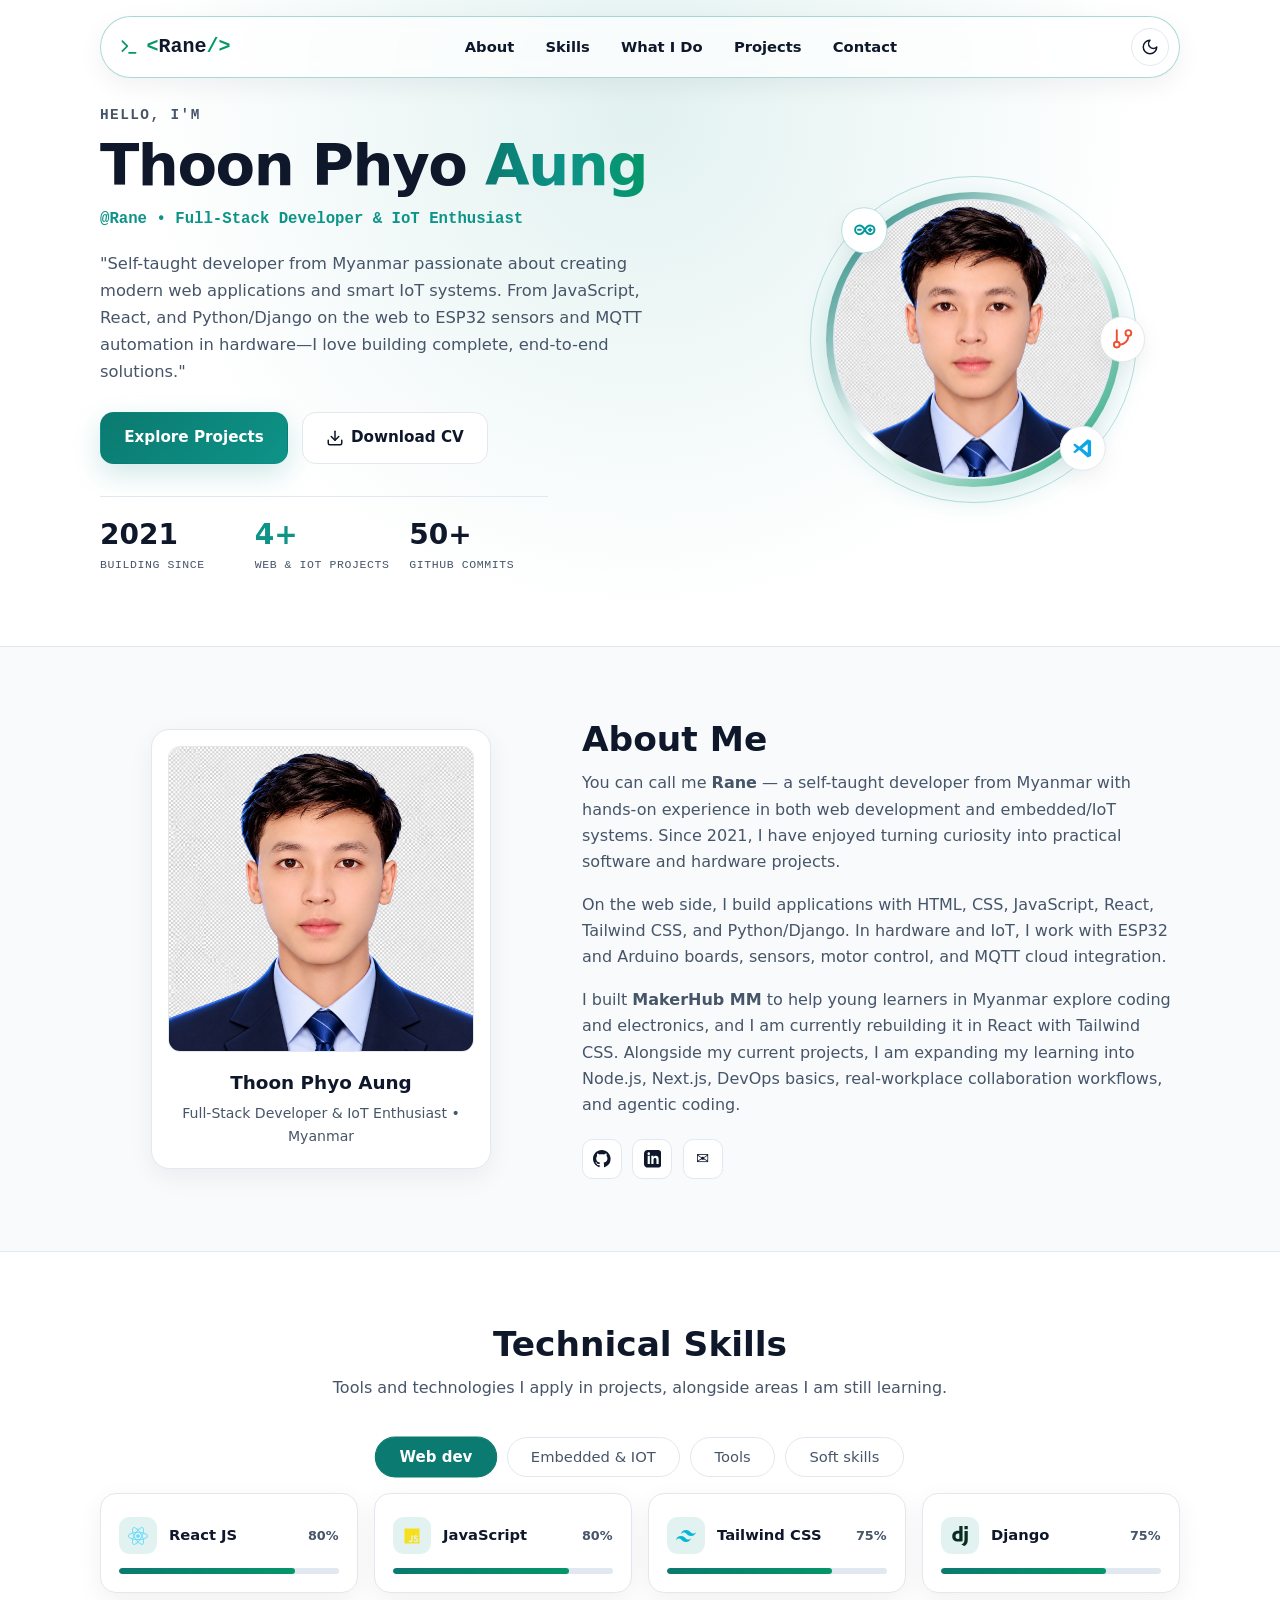
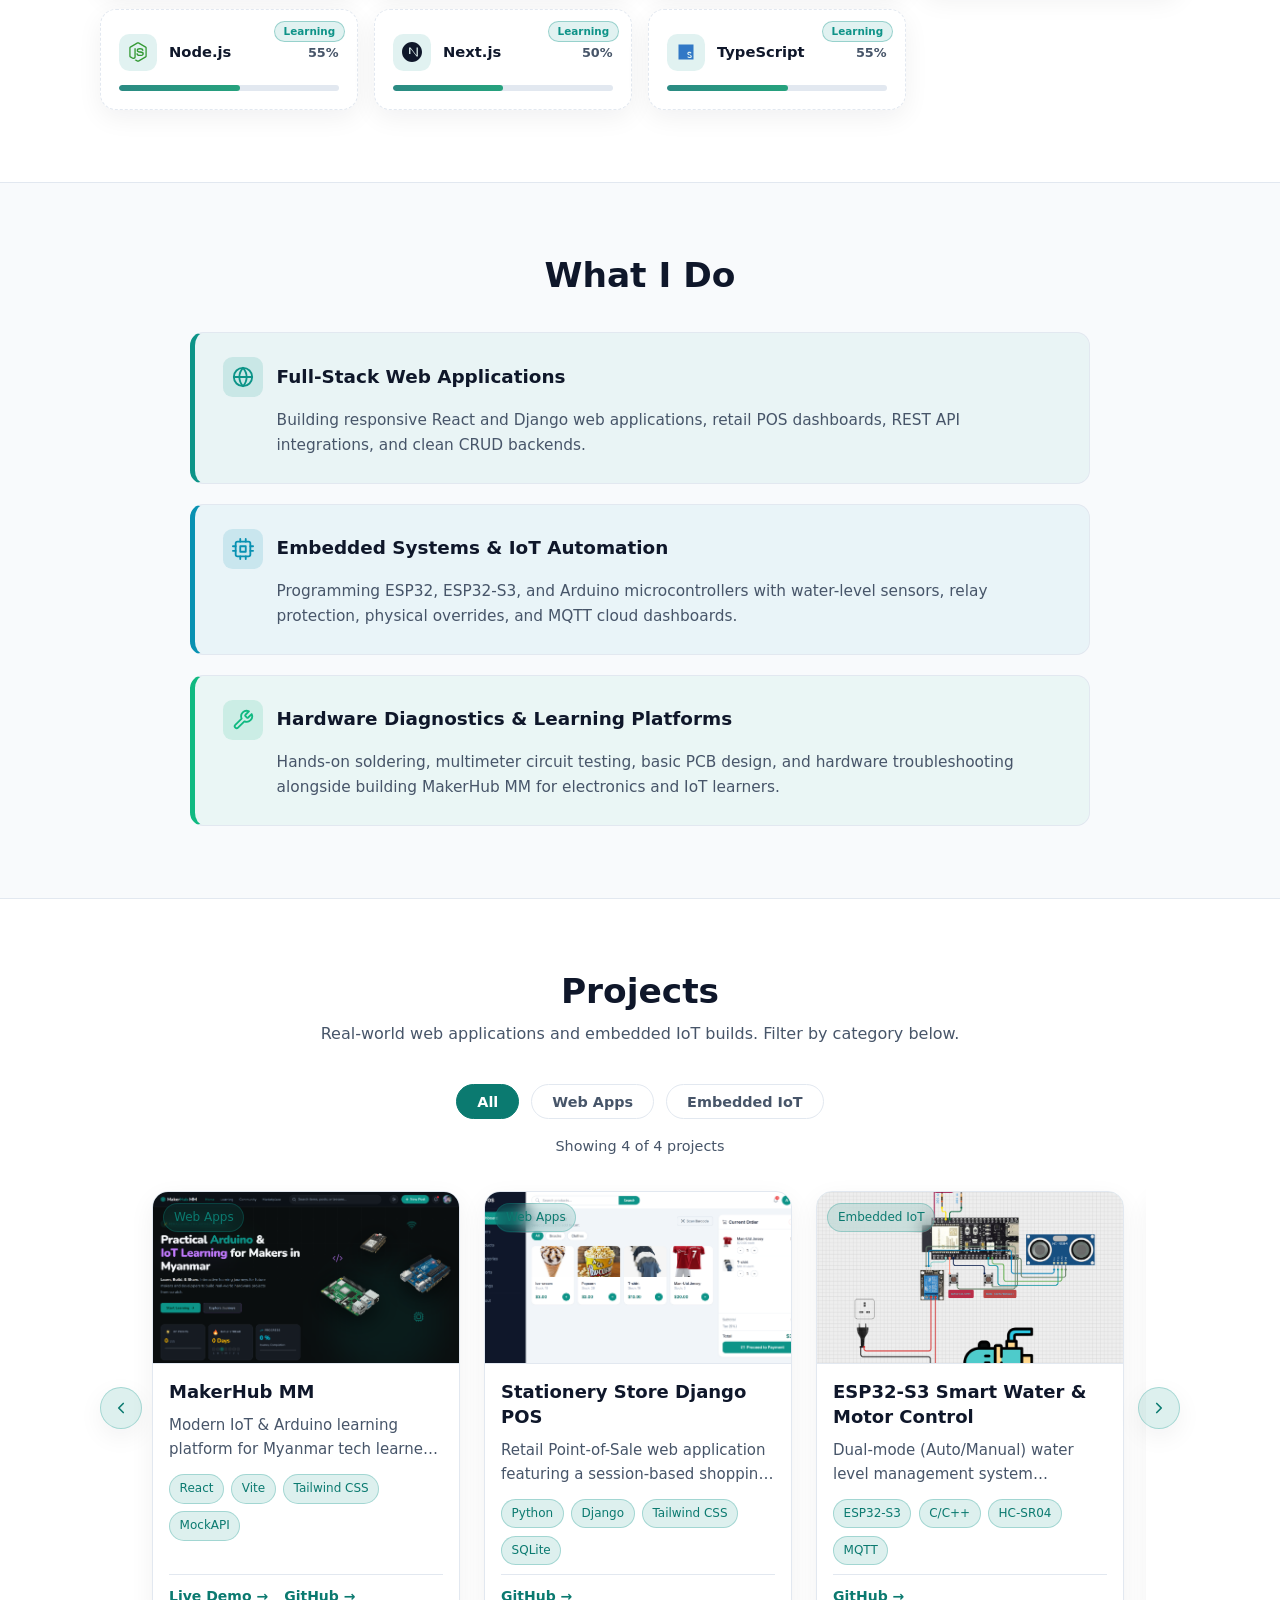
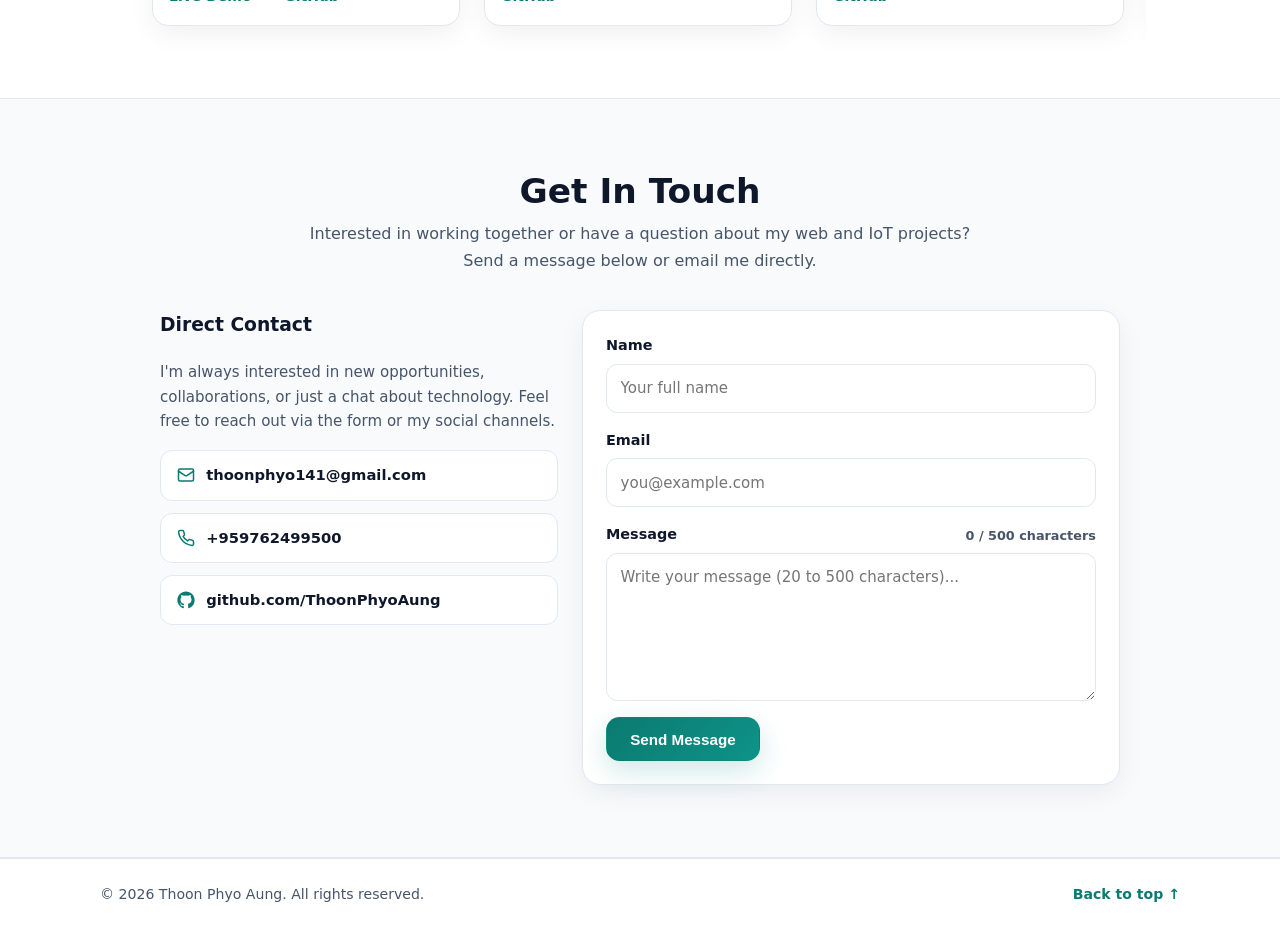
<file: portfolio/index.html>
<!doctype html>
<html lang="en" data-theme="light">
  <head>
    <meta charset="UTF-8" />
    <meta name="viewport" content="width=device-width, initial-scale=1.0" />
    <meta
      name="description"
      content="Portfolio of Thoon Phyo Aung (@Rane) — Software Developer specializing in Full-Stack Web Development and Embedded IoT Systems."
    />
    <title>Thoon Phyo Aung | Full-Stack Developer &amp; IoT Enthusiast</title>

    <!-- Favicon -->
    <link
      rel="icon"
      type="image/png"
      sizes="32x32"
      href="assets/favicon-32x32.png"
    />
    <link
      rel="icon"
      type="image/png"
      sizes="16x16"
      href="assets/favicon-16x16.png"
    />
    <link rel="shortcut icon" href="assets/favicon.ico" />

    <link rel="stylesheet" href="css/style.css" />
    <script src="js/main.js" defer></script>
  </head>
  <body id="top">
    <!-- mouse pointer -->
    <div
      class="pointer-fx-layer"
      id="pointer-fx-layer"
      aria-hidden="true"
    ></div>

    <!-- ================= FLOATING PILL HEADER & NAVIGATION ================= -->
    <header class="site-header">
      <div class="container">
        <div class="nav-pill">
          <a href="#hero" class="brand-logo" aria-label="Thoon Phyo Aung Home">
            <svg
              class="brand-icon"
              viewBox="0 0 24 24"
              width="20"
              height="20"
              fill="none"
              stroke="currentColor"
              stroke-width="2"
              stroke-linecap="round"
              stroke-linejoin="round"
              aria-hidden="true"
            >
              <path d="M12 19h8"></path>
              <path d="m4 17 6-6-6-6"></path>
            </svg>
            <span>
              <span class="brand-bracket" aria-hidden="true">&lt;</span
              >Rane<span class="brand-bracket" aria-hidden="true">/&gt;</span>
            </span>
          </a>

          <nav class="desktop-nav" aria-label="Primary Navigation">
            <ul class="nav-list">
              <li><a href="#about" class="nav-link">About</a></li>
              <li><a href="#skills" class="nav-link">Skills</a></li>
              <li><a href="#what-i-do" class="nav-link">What I Do</a></li>
              <li><a href="#projects" class="nav-link">Projects</a></li>
              <li><a href="#contact" class="nav-link">Contact</a></li>
            </ul>
          </nav>

          <div class="header-actions">
            <button
              type="button"
              id="theme-toggle"
              class="icon-btn theme-toggle"
              aria-label="Switch to dark theme"
            >
              <span class="theme-icon" aria-hidden="true">
                <svg
                  class="icon-sun"
                  viewBox="0 0 24 24"
                  width="18"
                  height="18"
                  fill="none"
                  stroke="currentColor"
                  stroke-width="2"
                  stroke-linecap="round"
                  stroke-linejoin="round"
                  hidden
                >
                  <circle cx="12" cy="12" r="4"></circle>
                  <path
                    d="M12 2v2M12 20v2M4.93 4.93l1.41 1.41M17.66 17.66l1.41 1.41M2 12h2M20 12h2M6.34 17.66l-1.41 1.41M19.07 4.93l-1.41 1.41"
                  ></path>
                </svg>

                <svg
                  class="icon-moon"
                  viewBox="0 0 24 24"
                  width="18"
                  height="18"
                  fill="none"
                  stroke="currentColor"
                  stroke-width="2"
                  stroke-linecap="round"
                  stroke-linejoin="round"
                >
                  <path d="M12 3a6 6 0 0 0 9 9 9 9 0 1 1-9-9Z"></path>
                </svg>
              </span>
            </button>

            <button
              type="button"
              id="menu-toggle"
              class="icon-btn menu-btn"
              aria-label="Open navigation menu"
              aria-expanded="false"
              aria-controls="mobile-menu"
            >
              <span class="menu-icon" aria-hidden="true">☰</span>
            </button>
          </div>
        </div>

        <nav
          id="mobile-menu"
          class="mobile-nav"
          aria-label="Mobile Navigation"
          hidden
        >
          <ul class="mobile-nav-list">
            <li><a href="#about" class="mobile-nav-link">About</a></li>
            <li><a href="#skills" class="mobile-nav-link">Skills</a></li>
            <li><a href="#what-i-do" class="mobile-nav-link">What I Do</a></li>
            <li><a href="#projects" class="mobile-nav-link">Projects</a></li>
            <li><a href="#contact" class="mobile-nav-link">Contact</a></li>
          </ul>
        </nav>
      </div>
    </header>

    <main id="main-content">
      <!-- 1. HERO SECTION -->
      <section id="hero" class="hero-section">
        <div class="container hero-grid">
          <!-- Left Column: Intro, Bio, btns & Metrics -->
          <div class="hero-content">
            <p class="hero-greeting">Hello, I'm</p>

            <h1 class="hero-title">
              Thoon Phyo <span class="text-gradient">Aung</span>
            </h1>

            <p class="hero-role">
              @Rane • Full-Stack Developer &amp; IoT Enthusiast
            </p>

            <p class="hero-description">
              "Self-taught developer from Myanmar passionate about creating
              modern web applications and smart IoT systems. From JavaScript,
              React, and Python/Django on the web to ESP32 sensors and MQTT
              automation in hardware—I love building complete, end-to-end
              solutions."
            </p>

            <div class="hero-btns">
              <a href="#projects" class="btn btn-primary">Explore Projects</a>

              <a
                href="assets/Thoon_Phyo_Aung_CV.pdf"
                download="Thoon-Phyo-Aung-CV.pdf"
                class="btn btn-tint"
              >
                <svg
                  width="18"
                  height="18"
                  viewBox="0 0 24 24"
                  fill="none"
                  stroke="currentColor"
                  stroke-width="2"
                  stroke-linecap="round"
                  stroke-linejoin="round"
                  aria-hidden="true"
                >
                  <path d="M21 15v4a2 2 0 0 1-2 2H5a2 2 0 0 1-2-2v-4"></path>
                  <polyline points="7 10 12 15 17 10"></polyline>
                  <line x1="12" x2="12" y1="15" y2="3"></line>
                </svg>
                <span>Download CV</span>
              </a>
            </div>

            <div class="hero-metrics">
              <div class="metric-item">
                <span class="metric-value">2021</span>
                <span class="metric-label">Building Since</span>
              </div>
              <div class="metric-item">
                <span class="metric-value metric-accent">4+</span>
                <span class="metric-label">Web &amp; IoT Projects</span>
              </div>
              <div class="metric-item">
                <span class="metric-value">50+</span>
                <span class="metric-label">GitHub Commits</span>
              </div>
            </div>
          </div>

          <!-- Right Column: Avatar + Ring + Floating Badges -->
          <div class="hero-visual">
            <div class="avatar-wrapper">
              <div class="avatar-pulse" aria-hidden="true"></div>

              <div class="avatar-ring">
                <div class="avatar-frame">
                  <img
                    src="assets/avatar.png"
                    alt="Avatar of Thoon Phyo Aung"
                    class="avatar-img"
                  />
                </div>
              </div>

              <div class="floating-badge badge-top" aria-hidden="true">
                <!-- Arduino Infinity Icon -->
                <svg
                  class="badge-icon icon-arduino"
                  viewBox="0 0 24 24"
                  width="16"
                  height="16"
                  fill="none"
                  stroke="currentColor"
                  stroke-width="2"
                  stroke-linecap="round"
                  stroke-linejoin="round"
                >
                  <path
                    d="M12 12c-1.5-3-3.5-4.5-5.5-4.5a4.5 4.5 0 0 0 0 9c2 0 4-1.5 5.5-4.5Zm0 0c1.5 3 3.5 4.5 5.5 4.5a4.5 4.5 0 0 0 0-9c-2 0-4 1.5-5.5 4.5Z"
                  ></path>
                  <path d="M5 12h3M16 12h3M17.5 10.5v3"></path>
                </svg>
              </div>

              <div class="floating-badge badge-bottom" aria-hidden="true">
                <!-- VS Code Ribbon Icon -->
                <svg
                  class="badge-icon icon-vscode"
                  viewBox="0 0 24 24"
                  width="16"
                  height="16"
                  fill="currentColor"
                  fill-rule="evenodd"
                >
                  <path
                    d="M17.5 2.5 21 4.2v15.6l-3.5 1.7-8.7-7.8-4.5 3.4-1.8-1.4L6.2 12 2.5 8.3l1.8-1.4 4.5 3.4 8.7-7.8Zm0 4.9L11.8 12l5.7 4.6V7.4Z"
                  ></path>
                </svg>
              </div>

              <div class="floating-badge badge-side" aria-hidden="true">
                <!-- Git Branch Icon -->
                <svg
                  class="badge-icon icon-git"
                  viewBox="0 0 24 24"
                  width="16"
                  height="16"
                  fill="none"
                  stroke="currentColor"
                  stroke-width="2"
                  stroke-linecap="round"
                  stroke-linejoin="round"
                >
                  <line x1="6" x2="6" y1="3" y2="15"></line>
                  <circle cx="18" cy="6" r="3"></circle>
                  <circle cx="6" cy="18" r="3"></circle>
                  <path d="M18 9a9 9 0 0 1-9 9"></path>
                </svg>
              </div>
            </div>
          </div>
        </div>
      </section>

      <!-- 2. ABOUT ME (Polaroid Photo Card Left + Story & Socials Right) -->
      <section id="about" class="section section-alt">
        <div class="container">
          <div class="about-split">
            <aside class="card polaroid-card">
              <div class="polaroid-frame">
                <img
                  src="assets/avatar.png"
                  alt="Portrait of Thoon Phyo Aung"
                />
              </div>
              <div class="polaroid-caption">
                <h2 class="profile-card-name">Thoon Phyo Aung</h2>
                <p class="profile-card-role">
                  Full-Stack Developer &amp; IoT Enthusiast • Myanmar
                </p>
              </div>
            </aside>

            <div class="about-story">
              <h2 class="section-title">About Me</h2>
              <p>
                You can call me <strong>Rane</strong> — a self-taught developer
                from Myanmar with hands-on experience in both web development
                and embedded/IoT systems. Since 2021, I have enjoyed turning
                curiosity into practical software and hardware projects.
              </p>
              <p>
                On the web side, I build applications with HTML, CSS,
                JavaScript, React, Tailwind CSS, and Python/Django. In hardware
                and IoT, I work with ESP32 and Arduino boards, sensors, motor
                control, and MQTT cloud integration.
              </p>
              <p>
                I built <strong>MakerHub MM</strong> to help young learners in
                Myanmar explore coding and electronics, and I am currently
                rebuilding it in React with Tailwind CSS. Alongside my current
                projects, I am expanding my learning into Node.js, Next.js,
                DevOps basics, real-workplace collaboration workflows, and
                agentic coding.
              </p>

              <!-- Social Icon Row under About Me (like sister's layout) -->
              <div class="about-socials" aria-label="Social profiles">
                <a
                  href="https://github.com/ThoonPhyoAung"
                  target="_blank"
                  rel="noopener noreferrer"
                  class="social-icon-btn"
                  aria-label="GitHub profile"
                  title="GitHub"
                >
                  <svg
                    class="social-svg"
                    viewBox="0 0 24 24"
                    aria-hidden="true"
                  >
                    <path
                      fill="currentColor"
                      d="M12 0C5.37 0 0 5.37 0 12c0 5.31 3.435 9.795 8.205 11.385.6.105.825-.255.825-.57 0-.285-.015-1.23-.015-2.235-3.015.555-3.795-.735-4.035-1.41-.135-.345-.72-1.41-1.23-1.695-.42-.225-1.02-.78-.015-.795.945-.015 1.62.87 1.845 1.23 1.08 1.815 2.805 1.305 3.495.99.105-.78.42-1.305.765-1.605-2.67-.3-5.46-1.335-5.46-5.925 0-1.305.465-2.385 1.23-3.225-.12-.3-.54-1.53.12-3.18 0 0 1.005-.315 3.3 1.23.96-.27 1.98-.405 3-.405s2.04.135 3 .405c2.295-1.56 3.3-1.23 3.3-1.23.66 1.65.24 2.88.12 3.18.765.84 1.23 1.905 1.23 3.225 0 4.605-2.805 5.625-5.475 5.925.435.375.81 1.095.81 2.22 0 1.605-.015 2.895-.015 3.3 0 .315.225.69.825.57A12.02 12.02 0 0024 12c0-6.63-5.37-12-12-12z"
                    />
                  </svg>
                </a>

                <a
                  href="https://www.linkedin.com/in/thoon-phyo-aung-/"
                  target="_blank"
                  rel="noopener noreferrer"
                  class="social-icon-btn"
                  aria-label="LinkedIn profile"
                  title="LinkedIn"
                >
                  <svg
                    class="social-svg"
                    viewBox="0 0 24 24"
                    aria-hidden="true"
                  >
                    <path
                      fill="currentColor"
                      d="M19 0h-14c-2.761 0-5 2.239-5 5v14c0 2.761 2.239 5 5 5h14c2.762 0 5-2.239 5-5v-14c0-2.761-2.238-5-5-5zm-11 19h-3v-11h3v11zm-1.5-12.268c-.966 0-1.75-.79-1.75-1.764s.784-1.764 1.75-1.764 1.75.79 1.75 1.764-.783 1.764-1.75 1.764zm13.5 12.268h-3v-5.604c0-3.368-4-3.113-4 0v5.604h-3v-11h3v1.765c1.396-2.586 7-2.777 7 2.476v6.759z"
                    />
                  </svg>
                </a>

                <a
                  href="mailto:thoonphyo141@gmail.com"
                  class="social-icon-btn"
                  aria-label="Send email"
                  title="Email"
                >
                  <span aria-hidden="true">✉</span>
                </a>
              </div>
            </div>
          </div>
        </div>
      </section>

      <!-- 3. TECHNICAL SKILLS (Shi-style Pill Tabs + 4-Column Compact Cards) -->
      <section id="skills" class="section" aria-labelledby="skills-title">
        <div class="container">
          <div class="section-header centered">
            <h2 id="skills-title" class="section-title">Technical Skills</h2>
            <p class="section-subtitle">
              Tools and technologies I apply in projects, alongside areas I am
              still learning.
            </p>
          </div>

          <div
            id="skills-nav"
            class="skills-nav"
            role="tablist"
            aria-label="Filter skills by category"
          >
            <button
              type="button"
              class="skill-tab-btn is-active"
              role="tab"
              aria-selected="true"
              data-skill-tab="web"
            >
              Web dev
            </button>
            <button
              type="button"
              class="skill-tab-btn"
              role="tab"
              aria-selected="false"
              data-skill-tab="iot"
            >
              Embedded & IOT
            </button>
            <button
              type="button"
              class="skill-tab-btn"
              role="tab"
              aria-selected="false"
              data-skill-tab="tools"
            >
              Tools
            </button>
            <button
              type="button"
              class="skill-tab-btn"
              role="tab"
              aria-selected="false"
              data-skill-tab="soft"
            >
              Soft skills
            </button>
          </div>

          <!-- JS will render skill cards inside here -->
          <ul id="skills-grid" class="skills-compact-grid"></ul>
        </div>
      </section>

      <!-- 4. WHAT I DO (3 Horizontal Tinted Strips) -->
      <section
        id="what-i-do"
        class="section section-alt"
        aria-labelledby="what-i-do-heading"
      >
        <div class="container">
          <div class="section-header centered">
            <h2 id="what-i-do-heading" class="section-title">What I Do</h2>
          </div>

          <div class="pillars-stack">
            <!-- Strip 1: Teal -->
            <article class="pillar-strip pillar-teal">
              <div class="pillar-header">
                <span class="pillar-icon" aria-hidden="true">
                  <svg
                    aria-hidden="true"
                    viewBox="0 0 24 24"
                    width="22"
                    height="22"
                    fill="none"
                    stroke="currentColor"
                    stroke-width="2"
                    stroke-linecap="round"
                    stroke-linejoin="round"
                  >
                    <circle cx="12" cy="12" r="10"></circle>
                    <line x1="2" y1="12" x2="22" y2="12"></line>
                    <path
                      d="M12 2a15.3 15.3 0 0 1 4 10 15.3 15.3 0 0 1-4 10 15.3 15.3 0 0 1-4-10 15.3 15.3 0 0 1 4-10z"
                    ></path>
                  </svg>
                </span>
                <h3>Full-Stack Web Applications</h3>
              </div>
              <p>
                Building responsive React and Django web applications, retail
                POS dashboards, REST API integrations, and clean CRUD backends.
              </p>
            </article>

            <!-- Strip 2: Cyan -->
            <article class="pillar-strip pillar-cyan">
              <div class="pillar-header">
                <span class="pillar-icon" aria-hidden="true">
                  <svg
                    aria-hidden="true"
                    viewBox="0 0 24 24"
                    width="22"
                    height="22"
                    fill="none"
                    stroke="currentColor"
                    stroke-width="2"
                    stroke-linecap="round"
                    stroke-linejoin="round"
                  >
                    <rect
                      x="4"
                      y="4"
                      width="16"
                      height="16"
                      rx="2"
                      ry="2"
                    ></rect>
                    <rect x="9" y="9" width="6" height="6"></rect>
                    <line x1="9" y1="1" x2="9" y2="4"></line>
                    <line x1="15" y1="1" x2="15" y2="4"></line>
                    <line x1="9" y1="20" x2="9" y2="23"></line>
                    <line x1="15" y1="20" x2="15" y2="23"></line>
                    <line x1="20" y1="9" x2="23" y2="9"></line>
                    <line x1="20" y1="14" x2="23" y2="14"></line>
                    <line x1="1" y1="9" x2="4" y2="9"></line>
                    <line x1="1" y1="14" x2="4" y2="14"></line>
                  </svg>
                </span>
                <h3>Embedded Systems &amp; IoT Automation</h3>
              </div>
              <p>
                Programming ESP32, ESP32-S3, and Arduino microcontrollers with
                water-level sensors, relay protection, physical overrides, and
                MQTT cloud dashboards.
              </p>
            </article>

            <!-- Strip 3: Mint -->
            <article class="pillar-strip pillar-mint">
              <div class="pillar-header">
                <span class="pillar-icon" aria-hidden="true">
                  <svg
                    aria-hidden="true"
                    viewBox="0 0 24 24"
                    width="22"
                    height="22"
                    fill="none"
                    stroke="currentColor"
                    stroke-width="2"
                    stroke-linecap="round"
                    stroke-linejoin="round"
                  >
                    <path
                      d="M14.7 6.3a1 1 0 0 0 0 1.4l1.6 1.6a1 1 0 0 0 1.4 0l3.77-3.77a6 6 0 0 1-7.94 7.94l-6.91 6.91a2.12 2.12 0 0 1-3-3l6.91-6.91a6 6 0 0 1 7.94-7.94l-3.76 3.76z"
                    ></path>
                  </svg>
                </span>
                <h3>Hardware Diagnostics &amp; Learning Platforms</h3>
              </div>
              <p>
                Hands-on soldering, multimeter circuit testing, basic PCB
                design, and hardware troubleshooting alongside building MakerHub
                MM for electronics and IoT learners.
              </p>
            </article>
          </div>
        </div>
      </section>

      <!-- ==================== PART 5: PROJECTS ==================== -->
      <section id="projects" class="section" aria-labelledby="projects-heading">
        <div class="container">
          <div class="section-header centered">
            <h2 id="projects-heading" class="section-title">Projects</h2>
            <p class="section-subtitle">
              Real-world web applications and embedded IoT builds. Filter by
              category below.
            </p>
          </div>

          <!-- Filter Controls -->
          <div
            class="project-filters"
            role="group"
            aria-label="Filter projects by category"
          >
            <button
              type="button"
              class="filter-btn is-active"
              data-filter="All"
              aria-pressed="true"
            >
              All
            </button>
            <button
              type="button"
              class="filter-btn"
              data-filter="Web Apps"
              aria-pressed="false"
            >
              Web Apps
            </button>
            <button
              type="button"
              class="filter-btn"
              data-filter="Embedded IoT"
              aria-pressed="false"
            >
              Embedded IoT
            </button>
          </div>

          <!-- Live Count -->
          <p
            id="projects-count"
            class="projects-count"
            aria-live="polite"
            hidden
          ></p>

          <!-- Carousel: [ < ]  [ Cards ]  [ > ] -->
          <div class="projects-carousel">
            <button
              type="button"
              id="projects-prev"
              class="carousel-btn"
              aria-label="Previous project"
              hidden
            >
              <svg
                viewBox="0 0 24 24"
                width="18"
                height="18"
                fill="none"
                stroke="currentColor"
                stroke-width="2.2"
                stroke-linecap="round"
                stroke-linejoin="round"
                aria-hidden="true"
              >
                <polyline points="15 18 9 12 15 6" />
              </svg>
            </button>

            <!-- JS will render project cards inside here -->
            <div id="projects-grid" class="projects-grid"></div>

            <button
              type="button"
              id="projects-next"
              class="carousel-btn"
              aria-label="Next project"
              hidden
            >
              <svg
                viewBox="0 0 24 24"
                width="18"
                height="18"
                fill="none"
                stroke="currentColor"
                stroke-width="2.2"
                stroke-linecap="round"
                stroke-linejoin="round"
                aria-hidden="true"
              >
                <polyline points="9 18 15 12 9 6" />
              </svg>
            </button>
          </div>

          <!-- Empty State -->
          <p id="projects-empty" class="projects-empty" hidden>
            No projects found in this category.
          </p>
        </div>
      </section>

      <!-- ==================== PART 6: CONTACT ==================== -->
      <section
        id="contact"
        class="section section-alt"
        aria-labelledby="contact-heading"
      >
        <div class="container">
          <div class="section-header centered">
            <h2 id="contact-heading" class="section-title">Get In Touch</h2>
            <p class="section-subtitle">
              Interested in working together or have a question about my web and
              IoT projects? Send a message below or email me directly.
            </p>
          </div>

          <div class="contact-layout">
            <!-- Direct Contact (No outer box, individual boxes for each contact method) -->
            <div class="contact-info-card">
              <h3>Direct Contact</h3>
              <p class="contact-note">
                I'm always interested in new opportunities, collaborations, or
                just a chat about technology. Feel free to reach out via the
                form or my social channels.
              </p>

              <div class="contact-details">
                <a
                  class="contact-item-link"
                  href="mailto:thoonphyo141@gmail.com"
                >
                  <svg
                    class="contact-icon"
                    viewBox="0 0 24 24"
                    width="18"
                    height="18"
                    fill="none"
                    stroke="currentColor"
                    stroke-width="2"
                    stroke-linecap="round"
                    stroke-linejoin="round"
                    aria-hidden="true"
                  >
                    <rect x="2" y="4" width="20" height="16" rx="2"></rect>
                    <path d="m22 7-8.97 5.7a1.94 1.94 0 0 1-2.06 0L2 7"></path>
                  </svg>
                  <span>thoonphyo141@gmail.com</span>
                </a>

                <a class="contact-item-link" href="tel:+959762499500">
                  <svg
                    class="contact-icon"
                    viewBox="0 0 24 24"
                    width="18"
                    height="18"
                    fill="none"
                    stroke="currentColor"
                    stroke-width="2"
                    stroke-linecap="round"
                    stroke-linejoin="round"
                    aria-hidden="true"
                  >
                    <path
                      d="M22 16.92v3a2 2 0 0 1-2.18 2 19.79 19.79 0 0 1-8.63-3.07 19.5 19.5 0 0 1-6-6 19.79 19.79 0 0 1-3.07-8.67A2 2 0 0 1 4.11 2h3a2 2 0 0 1 2 1.72 12.84 12.84 0 0 0 .7 2.81 2 2 0 0 1-.45 2.11L8.09 9.91a16 16 0 0 0 6 6l1.27-1.27a2 2 0 0 1 2.11-.45 12.84 12.84 0 0 0 2.81.7A2 2 0 0 1 22 16.92z"
                    ></path>
                  </svg>
                  <span>+959762499500</span>
                </a>

                <a
                  class="contact-item-link"
                  href="https://github.com/ThoonPhyoAung"
                  target="_blank"
                  rel="noopener noreferrer"
                >
                  <svg
                    class="contact-icon"
                    viewBox="0 0 24 24"
                    width="18"
                    height="18"
                    fill="currentColor"
                    aria-hidden="true"
                  >
                    <path
                      d="M12 .5C5.65.5.5 5.65.5 12c0 5.08 3.29 9.39 7.86 10.91.58.11.79-.25.79-.56 0-.28-.01-1.02-.02-2-3.2.69-3.88-1.54-3.88-1.54-.52-1.33-1.28-1.68-1.28-1.68-1.05-.72.08-.7.08-.7 1.16.08 1.77 1.19 1.77 1.19 1.03 1.77 2.71 1.26 3.37.96.1-.75.4-1.26.73-1.55-2.55-.29-5.24-1.28-5.24-5.68 0-1.25.45-2.28 1.18-3.08-.12-.29-.51-1.46.11-3.04 0 0 .97-.31 3.17 1.18a11.02 11.02 0 0 1 5.77 0c2.2-1.49 3.16-1.18 3.16-1.18.63 1.58.24 2.75.12 3.04.74.8 1.18 1.83 1.18 3.08 0 4.41-2.69 5.39-5.25 5.67.41.36.78 1.06.78 2.14 0 1.55-.01 2.8-.01 3.18 0 .31.21.68.8.56A11.51 11.51 0 0 0 23.5 12C23.5 5.65 18.35.5 12 .5z"
                    ></path>
                  </svg>
                  <span>github.com/ThoonPhyoAung</span>
                </a>
              </div>
            </div>

            <!-- Contact Form -->
            <form id="contact-form" class="card contact-form" novalidate>
              <div class="form-group">
                <label for="contact-name" class="form-label">Name</label>
                <input
                  type="text"
                  id="contact-name"
                  name="name"
                  class="form-input"
                  placeholder="Your full name"
                  autocomplete="name"
                  aria-describedby="name-error"
                  required
                />
                <p id="name-error" class="field-error" role="alert" hidden></p>
              </div>

              <div class="form-group">
                <label for="contact-email" class="form-label">Email</label>
                <input
                  type="email"
                  id="contact-email"
                  name="email"
                  class="form-input"
                  placeholder="you@example.com"
                  autocomplete="email"
                  aria-describedby="email-error"
                  required
                />
                <p id="email-error" class="field-error" role="alert" hidden></p>
              </div>

              <div class="form-group">
                <div class="label-row">
                  <label for="contact-message" class="form-label"
                    >Message</label
                  >
                  <span
                    id="message-count"
                    class="char-count"
                    aria-live="polite"
                  >
                    0 / 500 characters
                  </span>
                </div>
                <textarea
                  id="contact-message"
                  name="message"
                  class="form-input form-textarea"
                  rows="5"
                  placeholder="Write your message (20 to 500 characters)..."
                  aria-describedby="message-count message-error"
                  required
                ></textarea>
                <p
                  id="message-error"
                  class="field-error"
                  role="alert"
                  hidden
                ></p>
              </div>

              <button type="submit" class="btn btn-primary submit-btn">
                Send Message
              </button>

              <p
                id="form-status"
                class="form-status"
                role="status"
                aria-live="polite"
                hidden
              ></p>
            </form>
          </div>
        </div>
      </section>
    </main>

    <!-- ==================== PART 7: FOOTER ==================== -->
    <footer class="site-footer">
      <div class="container footer-inner">
        <p class="footer-copy">
          © <span id="footer-year">2026</span> Thoon Phyo Aung. All rights
          reserved.
        </p>
        <a href="#top" class="footer-top-link">Back to top ↑</a>
      </div>
    </footer>
  </body>
</html>
</file>
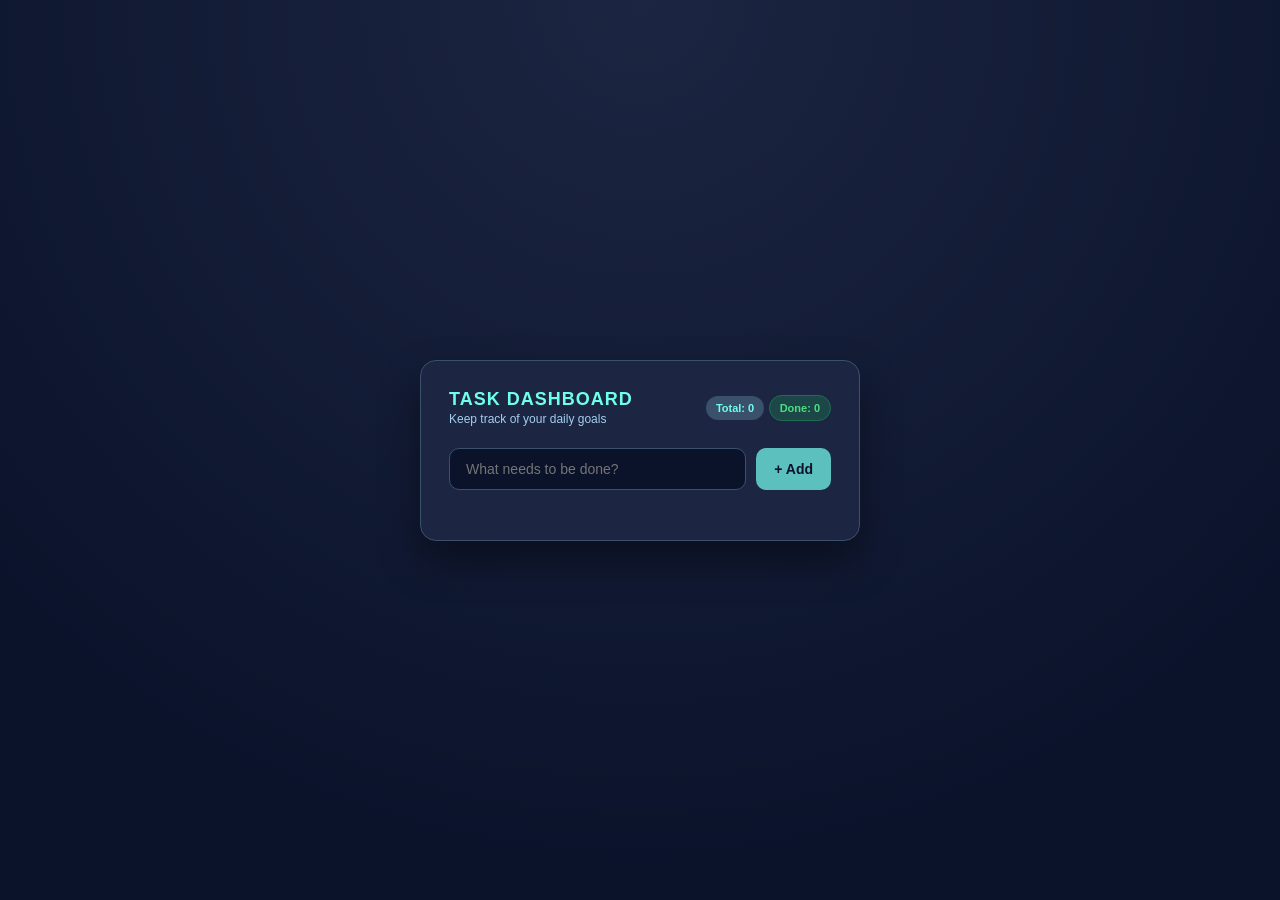
<file: To_Do_List_week-2/index.html>
<!doctype html>
<html lang="en">
  <head>
    <meta charset="UTF-8" />
    <meta name="viewport" content="width=device-width, initial-scale=1.0" />
    <title>Task Dashboard ⚡</title>
    <link rel="stylesheet" href="style.css" />
  </head>
  <body>
    <div class="app-card">
      <div class="header">
        <div>
          <h1>TASK DASHBOARD</h1>
          <p class="subtitle">Keep track of your daily goals</p>
        </div>
        <!-- Total and Completed Badges -->
        <div class="task-counts">
          <span id="total-count" class="badge total">Total: 0</span>
          <span id="completed-count" class="badge completed">Done: 0</span>
        </div>
      </div>

      <!-- Input Section -->
      <div class="input-box">
        <input
          type="text"
          id="task-input"
          placeholder="What needs to be done?"
        />
        <button onclick="addTask()">+ Add</button>
      </div>

      <ul id="task-list"></ul>
    </div>

    <script src="app.js"></script>
  </body>
</html>
</file>
<file: portfolio/css/style.css>
/* ==========================================================================
   Portfolio Stylesheet — Pure CSS (No Frameworks)
   Clean Light-First UX + Floating Glass Pill Navbar + Teal/Mint Brand
   ========================================================================== */

:root,
[data-theme="light"] {
  --bg-page: #ffffff;
  --bg-alt: #f8fafc;
  --bg-card: #ffffff;
  --border-color: #e2e8f0;

  /* Floating Pill Glass: bg-white/25 + blur(10px) */
  --nav-pill-bg: rgba(255, 255, 255, 0.72);
  --hero-glow: rgba(14, 147, 136, 0.09);
  --nav-pill-border: rgba(14, 147, 136, 0.35);

  --text-primary: #0f172a;
  --text-muted: #475569;

  --accent: #0b7a70;
  --accent-bright: #0e9388;
  --mint: #059669;
  --accent-soft: rgba(14, 147, 136, 0.12);
  --highlight-bg: rgba(14, 147, 136, 0.14);
  --highlight-border: rgba(14, 147, 136, 0.28);
  --on-accent: #ffffff;

  /* Sister-style 3 Tinted Horizontal Strips */
  --pillar-teal-bg: rgba(14, 147, 136, 0.12);
  --pillar-teal-border: rgba(14, 147, 136, 0.28);
  --pillar-cyan-bg: rgba(56, 189, 248, 0.14);
  --pillar-cyan-border: rgba(56, 189, 248, 0.32);
  --pillar-mint-bg: rgba(16, 185, 129, 0.14);
  --pillar-mint-border: rgba(16, 185, 129, 0.32);

  --badge-core-bg: rgba(14, 147, 136, 0.12);
  --badge-core-text: #0b6e65;
  --badge-learn-bg: rgba(217, 119, 6, 0.14);
  --badge-learn-text: #92400e;

  --error-color: #b91c1c;
  --error-bg: #fef2f2;
  --error-border: #ef4444;

  --success-color: #065f46;
  --success-bg: #ecfdf5;
  --success-border: #10b981;

  --shadow-card: 0 8px 26px rgba(15, 23, 42, 0.06);
  --shadow-glow: 0 10px 28px rgba(14, 147, 136, 0.2);
  --focus-ring: #0e9388;
}

[data-theme="dark"] {
  --bg-page: #0a0f14;
  --bg-alt: #0e151d;
  --bg-card: #111a22;
  --border-color: #1e2d3a;

  /* Dark mode #869DA4 frosted glass pill */
  --nav-pill-bg: rgba(134, 157, 164, 0.18);
  --hero-glow: rgba(14, 147, 136, 0.22);
  --nav-pill-border: rgba(20, 184, 166, 0.35);

  --text-primary: #f8fafc;
  --text-muted: #94a3b8;

  --accent: #0e9388;
  --accent-bright: #14b8a6;
  --mint: #00f5a0;
  --accent-soft: rgba(14, 147, 136, 0.2);
  --highlight-bg: rgba(14, 147, 136, 0.18);
  --highlight-border: rgba(20, 184, 166, 0.35);
  --on-accent: #ffffff;

  --pillar-teal-bg: rgba(14, 147, 136, 0.16);
  --pillar-teal-border: rgba(20, 184, 166, 0.34);
  --pillar-cyan-bg: rgba(56, 189, 248, 0.12);
  --pillar-cyan-border: rgba(56, 189, 248, 0.3);
  --pillar-mint-bg: rgba(0, 245, 160, 0.12);
  --pillar-mint-border: rgba(0, 245, 160, 0.3);

  --badge-core-bg: rgba(0, 245, 160, 0.12);
  --badge-core-text: #00f5a0;
  --badge-learn-bg: rgba(251, 191, 36, 0.14);
  --badge-learn-text: #fcd34d;

  --error-color: #fca5a5;
  --error-bg: rgba(239, 68, 68, 0.14);
  --error-border: #f87171;

  --success-color: #34d399;
  --success-bg: rgba(0, 245, 160, 0.12);
  --success-border: #00f5a0;

  --shadow-card: 0 10px 30px rgba(0, 0, 0, 0.38);
  --shadow-glow: 0 6px 18px rgba(14, 147, 136, 0.22);
  --focus-ring: #00f5a0;
}

/* ================= CUSTOM SCROLLBAR (Desktop) ================= */
::-webkit-scrollbar {
  width: 10px;
  height: 10px;
}

::-webkit-scrollbar-track {
  background-color: var(--bg-page);
}

::-webkit-scrollbar-thumb {
  background-color: var(--border-color);
  border: 2px solid var(--bg-page);
  border-radius: 9999px;
}

::-webkit-scrollbar-thumb:hover {
  background-color: var(--accent-bright);
}

/* ================= BASE ================= */
*,
*::before,
*::after {
  box-sizing: border-box;
}

html {
  scroll-behavior: smooth;
  scroll-padding-top: 6rem;
  scrollbar-width: thin;
  scrollbar-color: var(--border-color) var(--bg-page);
}

body {
  margin: 0;
  background-color: var(--bg-page);
  color: var(--text-primary);
  font-family:
    system-ui,
    -apple-system,
    BlinkMacSystemFont,
    "Segoe UI",
    Roboto,
    sans-serif;
  line-height: 1.65;
  transition:
    background-color 0.25s ease,
    color 0.25s ease;
}

img {
  display: block;
  max-width: 100%;
  height: auto;
}

h1,
h2,
h3,
h4,
p,
ul {
  margin-top: 0;
}

a {
  color: inherit;
}

[hidden] {
  display: none !important;
}

:focus-visible {
  outline: 3px solid var(--focus-ring);
  outline-offset: 3px;
}

.skip-link {
  position: absolute;
  top: -100px;
  left: 1rem;
  z-index: 1000;
  padding: 0.65rem 1rem;
  background: var(--accent);
  color: var(--on-accent);
  font-weight: 600;
  border-radius: 0.5rem;
  text-decoration: none;
}

.skip-link:focus {
  top: 1rem;
}

.container {
  width: 100%;
  max-width: 1120px;
  margin: 0 auto;
  padding: 0 1.25rem;
}

.section {
  padding: 4.5rem 0;
}

.section-alt {
  background-color: var(--bg-alt);
  border-top: 1px solid var(--border-color);
  border-bottom: 1px solid var(--border-color);
}

.section-header {
  max-width: 680px;
  margin-bottom: 2.25rem;
}

.section-header.centered {
  margin-left: auto;
  margin-right: auto;
  text-align: center;
}

.section-title {
  margin-bottom: 0.6rem;
  font-size: clamp(1.65rem, 3vw, 2.15rem);
  font-weight: 800;
  line-height: 1.2;
}

.section-subtitle {
  margin-bottom: 0;
  color: var(--text-muted);
}

.card {
  background-color: var(--bg-card);
  border: 1px solid var(--border-color);
  border-radius: 1.15rem;
  padding: 1.45rem;
  box-shadow: var(--shadow-card);
  transition:
    transform 0.2s ease,
    border-color 0.2s ease,
    background-color 0.25s ease;
}

/* ================= FLOATING GLASS PILL NAVBAR ================= */
.site-header {
  position: fixed;
  top: 1rem;
  left: 0;
  right: 0;
  z-index: 100;
  pointer-events: none;
}

.nav-pill,
.mobile-nav {
  pointer-events: auto;
}

.nav-pill {
  min-height: 3.85rem;
  padding: 0.45rem 0.65rem 0.45rem 1.15rem;
  display: flex;
  align-items: center;
  justify-content: space-between;
  gap: 0.75rem;
  border-radius: 9999px;
  background-color: var(--nav-pill-bg);
  border: 1px solid var(--nav-pill-border);
  box-shadow: var(--shadow-card);
  backdrop-filter: blur(10px);
  -webkit-backdrop-filter: blur(10px);
  transition:
    background-color 0.25s ease,
    border-color 0.25s ease;
}

.brand-logo {
  display: inline-flex;
  align-items: center;
  gap: 0.45rem;
  font-family: ui-monospace, SFMono-Regular, Menlo, Monaco, Consolas, monospace;
  font-size: 1.25rem;
  font-weight: 800;
  line-height: 1;
  text-decoration: none;
  white-space: nowrap;
}

.brand-icon {
  color: var(--mint);
  flex-shrink: 0;
  transition: transform 0.2s ease;
}

.brand-logo:hover .brand-icon {
  transform: rotate(12deg);
}

.brand-bracket {
  color: var(--mint);
}

.desktop-nav {
  display: none;
}

.nav-list {
  list-style: none;
  padding: 0;
  margin: 0;
  display: flex;
  align-items: center;
  gap: 0.35rem;
}

.nav-link {
  display: inline-block;
  padding: 0.42rem 0.8rem;
  border-radius: 9999px;
  font-size: 0.92rem;
  font-weight: 600;
  color: var(--text-primary);
  text-decoration: none;
  transition:
    background-color 0.2s ease,
    color 0.2s ease;
}

.nav-link:hover {
  background-color: var(--accent-soft);
  color: var(--accent-bright);
}

.header-actions {
  display: flex;
  align-items: center;
  gap: 0.45rem;
}

.icon-btn {
  display: inline-flex;
  align-items: center;
  justify-content: center;
  width: 2.35rem;
  height: 2.35rem;
  padding: 0;
  border-radius: 9999px;
  border: 1px solid var(--border-color);
  background-color: transparent;
  color: var(--text-primary);
  font: inherit;
  cursor: pointer;
  transition:
    background-color 0.2s ease,
    border-color 0.2s ease,
    color 0.2s ease,
    transform 0.15s ease;
}

.icon-btn:hover {
  background-color: var(--accent-soft);
  border-color: var(--accent-bright);
  color: var(--accent-bright);
  transform: translateY(-1px);
}

.icon-btn:active {
  transform: scale(0.95);
}

.theme-icon {
  display: inline-flex;
  align-items: center;
  justify-content: center;
}

.menu-btn {
  font-size: 1.05rem;
}

.mobile-nav {
  margin-top: 0.55rem;
  border-radius: 1.25rem;
  background-color: var(--nav-pill-bg);
  border: 1px solid var(--nav-pill-border);
  box-shadow: var(--shadow-card);
  backdrop-filter: blur(12px);
  -webkit-backdrop-filter: blur(12px);
  padding: 0.65rem;
}

.mobile-nav-list {
  list-style: none;
  padding: 0;
  margin: 0;
  display: flex;
  flex-direction: column;
  gap: 0.3rem;
}

.mobile-nav-link {
  display: block;
  padding: 0.65rem 0.95rem;
  border-radius: 9999px;
  font-weight: 600;
  text-decoration: none;
}

.mobile-nav-link:hover {
  background-color: var(--accent-soft);
  color: var(--accent-bright);
}

/* ================= BUTTONS (Hero & Shared) ================= */
.btn {
  display: inline-flex;
  align-items: center;
  justify-content: center;
  gap: 0.45rem;
  padding: 0.78rem 1.45rem;
  border-radius: 0.85rem;
  font-weight: 700;
  font-size: 0.95rem;
  text-decoration: none;
  border: 1px solid transparent;
  cursor: pointer;
  transition:
    transform 0.15s ease,
    box-shadow 0.2s ease,
    border-color 0.2s ease,
    background-color 0.2s ease;
}

.btn:hover {
  transform: translateY(-2px);
}

.btn:active {
  transform: scale(0.98);
}

.btn-primary {
  background: linear-gradient(135deg, var(--accent), var(--accent-bright));
  color: var(--on-accent);
  box-shadow: var(--shadow-glow);
}

.btn-tint {
  background-color: var(--bg-card);
  border-color: var(--border-color);
  color: var(--text-primary);
}

.btn-tint:hover {
  border-color: var(--accent-bright);
  background-color: var(--accent-soft);
}

/* ================= HERO SECTION ================= */
.hero-section {
  position: relative;
  padding: 6.5rem 0 4.5rem;
  background-image: radial-gradient(
    circle at 50% 18%,
    var(--accent-soft) 0%,
    transparent 60%
  );
  overflow-x: clip;
}

.hero-grid {
  display: grid;
  grid-template-columns: minmax(0, 1fr);
  gap: 2.75rem;
  align-items: center;
}

.hero-content {
  text-align: center;
}

.hero-greeting {
  margin-bottom: 0.4rem;
  font-family: ui-monospace, SFMono-Regular, Menlo, Monaco, Consolas, monospace;
  font-size: 0.9rem;
  font-weight: 600;
  letter-spacing: 0.1em;
  text-transform: uppercase;
  color: var(--text-muted);
}

.hero-title {
  margin-bottom: 0.5rem;
  font-size: clamp(2.15rem, 5vw, 3.6rem);
  font-weight: 900;
  line-height: 1.12;
  letter-spacing: -0.025em;
}

.text-gradient {
  background: linear-gradient(
    90deg,
    var(--accent),
    var(--accent-bright),
    var(--mint)
  );
  -webkit-background-clip: text;
  background-clip: text;
  color: transparent;
}

.hero-role {
  margin-bottom: 1.15rem;
  font-family: ui-monospace, SFMono-Regular, Menlo, Monaco, Consolas, monospace;
  font-size: 0.98rem;
  font-weight: 600;
  color: var(--accent-bright);
}

.hero-description {
  max-width: 54ch;
  margin: 0 auto 1.65rem;
  color: var(--text-muted);
  font-size: 1.02rem;
}

.hero-btns {
  display: flex;
  flex-wrap: wrap;
  justify-content: center;
  gap: 0.85rem;
}

/* Metrics Row */
.hero-metrics {
  display: grid;
  grid-template-columns: repeat(3, minmax(0, 1fr));
  gap: 1rem;
  max-width: 28rem;
  margin: 2rem auto 0;
  padding-top: 1.35rem;
  border-top: 1px solid var(--border-color);
}

.metric-value {
  display: block;
  font-size: clamp(1.35rem, 2.5vw, 1.75rem);
  font-weight: 800;
  line-height: 1.2;
}

.metric-accent {
  color: var(--accent-bright);
}

.metric-label {
  display: block;
  margin-top: 0.2rem;
  font-family: ui-monospace, SFMono-Regular, Menlo, Monaco, Consolas, monospace;
  font-size: 0.72rem;
  text-transform: uppercase;
  letter-spacing: 0.05em;
  color: var(--text-muted);
}

/* Right Avatar Visual */
.hero-visual {
  order: -1;
  display: flex;
  justify-content: center;
  align-items: center;
  padding: 1rem 0;
}

.avatar-wrapper {
  position: relative;
  display: flex;
  justify-content: center;
  align-items: center;
}

.avatar-pulse {
  position: absolute;
  inset: -1rem;
  border-radius: 50%;
  border: 1px solid var(--highlight-border);
  pointer-events: none;
  animation: ringPulse 4s ease-out infinite;
}

@keyframes ringPulse {
  0% {
    transform: scale(0.95);
    opacity: 0.7;
  }
  100% {
    transform: scale(1.12);
    opacity: 0;
  }
}

.avatar-ring {
  position: relative;
  width: min(295px, 72vw);
  aspect-ratio: 1 / 1;
  padding: 0.45rem;
  border-radius: 50%;
  background: linear-gradient(
    135deg,
    var(--accent),
    var(--bg-card),
    var(--mint)
  );
  box-shadow: var(--shadow-glow);
}

.avatar-frame {
  width: 100%;
  height: 100%;
  border-radius: 50%;
  overflow: hidden;
  background-color: var(--bg-card);
  border: 2px solid var(--border-color);
}

.avatar-img {
  width: 100%;
  height: 100%;
  object-fit: cover;
  object-position: top center;
  transition: transform 0.4s ease;
}

.avatar-ring:hover .avatar-img {
  transform: scale(1.05);
}

.floating-badge {
  position: absolute;
  z-index: 2;
  display: inline-flex;
  align-items: center;
  justify-content: center;
  width: 2.85rem;
  height: 2.85rem;
  border-radius: 50%;
  background-color: var(--bg-card);
  border: 1.5px solid var(--border-color);
  box-shadow: var(--shadow-card);
  transition: border-color 0.2s ease;
  animation: badgeFloat 3.6s ease-in-out infinite;
}

@keyframes badgeFloat {
  0%,
  100% {
    translate: 0 0;
  }
  50% {
    translate: 0 -7px;
  }
}

.floating-badge:hover {
  border-color: var(--accent-bright);
}

.badge-icon {
  width: 1.45rem;
  height: 1.45rem;
  flex-shrink: 0;
}

.icon-arduino {
  color: #00979d;
}

.icon-vscode {
  color: #0ea5e9;
}

.icon-git {
  color: #f05032;
}

.badge-top {
  top: 13%;
  left: 13%;
  transform: translate(-50%, -50%);
  border-color: var(--highlight-border);
  animation-delay: 0s;
}

.badge-side {
  top: 26%;
  right: 5%;
  transform: translate(50%, -50%);
  animation-delay: 1.2s;
}

.badge-bottom {
  bottom: 13%;
  right: 13%;
  transform: translate(50%, 50%);
  animation-delay: 2.4s;
}

@media (prefers-reduced-motion: reduce) {
  .avatar-pulse,
  .floating-badge,
  .fx-particle {
    animation: none;
  }
}

/* ================= ABOUT ME SECTION ================= */
.about-split {
  display: grid;
  grid-template-columns: minmax(0, 1fr);
  gap: 2.5rem;
  align-items: center;
}

.polaroid-card {
  max-width: 340px;
  width: 100%;
  margin: 0 auto;
  padding: 1rem 1rem 1.25rem;
  text-align: center;
}

.polaroid-frame {
  aspect-ratio: 1 / 1;
  border-radius: 0.75rem;
  overflow: hidden;
  background-color: var(--bg-alt);
  border: 1px solid var(--border-color);
  margin-bottom: 1rem;
}

.polaroid-frame img {
  width: 100%;
  height: 100%;
  object-fit: cover;
  object-position: top center;
}

.profile-card-name {
  margin-bottom: 0.2rem;
  font-size: 1.15rem;
  font-weight: 800;
}

.profile-card-role {
  margin-bottom: 0;
  font-size: 0.88rem;
  color: var(--text-muted);
}

.about-story p {
  color: var(--text-muted);
}

.about-socials {
  display: flex;
  flex-wrap: wrap;
  gap: 0.65rem;
  margin-top: 1.25rem;
}

.social-icon-btn {
  display: inline-flex;
  align-items: center;
  justify-content: center;
  width: 2.5rem;
  height: 2.5rem;
  border-radius: 0.65rem;
  background-color: var(--bg-card);
  border: 1px solid var(--border-color);
  color: var(--text-primary);
  text-decoration: none;
  transition:
    border-color 0.2s ease,
    color 0.2s ease,
    transform 0.15s ease;
}

.social-icon-btn:hover {
  border-color: var(--accent-bright);
  color: var(--accent-bright);
  transform: translateY(-2px);
}

.social-svg {
  width: 1.1rem;
  height: 1.1rem;
}

/* ==================== PART 3: TECHNICAL SKILLS ==================== */
.skills-nav-wrap {
  width: 100%;
  margin-bottom: 2.25rem;
}

.skills-nav {
  display: flex;
  flex-wrap: wrap;
  justify-content: center;
  align-items: center;
  gap: 0.45rem;
  max-width: 100%;
  margin: 0 auto 1rem;
  padding: 0;
  box-sizing: border-box;
  background-color: transparent;
  border: none;
  box-shadow: none;
}

.skill-tab-btn {
  padding: 0.45rem 0.85rem;
  border: 1px solid var(--border-color);
  border-radius: 9999px;
  background-color: var(--bg-card);
  color: var(--text-muted);
  font: inherit;
  font-size: 0.8rem;
  font-weight: 500;
  line-height: 1.25;
  white-space: nowrap;
  cursor: pointer;
  transition:
    background-color 0.2s ease,
    border-color 0.2s ease,
    color 0.2s ease,
    transform 0.2s ease;
}

.skill-tab-btn:hover {
  color: var(--text-primary);
  border-color: var(--accent-bright);
}

.skill-tab-btn.is-active {
  background-color: var(--accent);
  border-color: var(--accent);
  color: var(--bg-page);
  font-weight: 700;
  transform: scale(1.02);
}

@media (min-width: 480px) {
  .skills-nav {
    gap: 0.55rem;
  }

  .skill-tab-btn {
    padding: 0.5rem 1.05rem;
    font-size: 0.85rem;
  }
}

@media (min-width: 768px) {
  .skills-nav {
    gap: 0.65rem;
  }

  .skill-tab-btn {
    padding: 0.55rem 1.3rem;
    font-size: 0.9rem;
  }
}

@media (min-width: 1200px) {
  .skill-tab-btn {
    padding: 0.6rem 1.45rem;
    font-size: 0.92rem;
  }
}

.skills-compact-grid {
  list-style: none;
  padding: 0;
  margin: 0;
  display: grid;
  grid-template-columns: repeat(1, minmax(0, 1fr));
  gap: 1rem;
}

@media (min-width: 640px) {
  .skills-compact-grid {
    grid-template-columns: repeat(2, minmax(0, 1fr));
  }
}

@media (min-width: 1024px) {
  .skills-compact-grid {
    grid-template-columns: repeat(4, minmax(0, 1fr));
  }
}

.skill-tile {
  position: relative;
  background-color: var(--bg-card);
  border: 1px solid var(--border-color);
  border-radius: 1rem;
  padding: 1.45rem 1.15rem 1.15rem;
  box-shadow: var(--shadow-card);
  transition:
    transform 0.2s ease,
    border-color 0.2s ease,
    background-color 0.25s ease;
}

.skill-tile:hover {
  border-color: var(--accent-bright);
  transform: translateY(-2px);
}

.skill-tile-header {
  display: flex;
  align-items: center;
  gap: 0.75rem;
  margin-bottom: 0.85rem;
}

.skill-icon-wrap {
  width: 2.35rem;
  height: 2.35rem;
  display: inline-flex;
  align-items: center;
  justify-content: center;
  border-radius: 0.65rem;
  background-color: var(--accent-soft);
  color: var(--accent-bright);
  font-weight: 700;
  font-size: 1.05rem;
  flex-shrink: 0;
}

.skill-icon-wrap svg {
  width: 1.25rem;
  height: 1.25rem;
  display: block;
  flex-shrink: 0;
}

.skill-info {
  display: flex;
  align-items: center;
  justify-content: space-between;
  flex-wrap: wrap;
  gap: 0.4rem 0.55rem;
  min-width: 0;
  flex: 1;
}

.skill-title-stack {
  display: flex;
  flex-direction: column;
  align-items: flex-start;
  gap: 0.25rem;
  min-width: 0;
}

.skill-name {
  font-weight: 700;
  font-size: 0.92rem;
  line-height: 1.25;
  color: var(--text-primary);
}

.skill-badge {
  position: absolute;
  top: 0.65rem;
  right: 0.75rem;
  display: inline-flex;
  align-items: center;
  font-size: 0.65rem;
  font-weight: 600;
  line-height: 1.2;
  padding: 0.2rem 0.55rem;
  border-radius: 9999px;
  color: var(--accent-bright);
  background-color: var(--accent-soft);
  border: 1px solid color-mix(in srgb, var(--accent-bright) 35%, transparent);
}

.skill-level {
  font-size: 0.8rem;
  font-weight: 600;
  color: var(--text-muted);
  flex-shrink: 0;
}

.skill-progress-bar {
  width: 100%;
  height: 6px;
  background-color: var(--border-color);
  border-radius: 9999px;
  overflow: hidden;
}

.skill-progress-fill {
  height: 100%;
  background: linear-gradient(90deg, var(--accent), var(--mint));
  border-radius: 9999px;
  transition: width 0.6s ease;
}

.skill-tile[data-learning="true"] {
  border-style: dashed;
}

.skill-tile[data-learning="true"] .skill-progress-fill {
  opacity: 0.85;
}

/* ==================== PART 4: WHAT I DO (TINTED STRIPS) ==================== */
.pillars-stack {
  display: flex;
  flex-direction: column;
  gap: 1.25rem;
  max-width: 900px;
  margin: 0 auto;
}

.pillar-strip {
  padding: 1.5rem 1.75rem;
  border-radius: 0.85rem;
  border: 1px solid var(--border-color);
  border-left-width: 5px;
  transition:
    transform 0.25s ease,
    box-shadow 0.25s ease;
}

.pillar-strip:hover {
  transform: translateX(6px);
  box-shadow: 0 8px 24px rgba(0, 0, 0, 0.06);
}

[data-theme="dark"] .pillar-strip:hover {
  box-shadow: 0 8px 24px rgba(0, 0, 0, 0.3);
}

.pillar-header {
  display: flex;
  align-items: center;
  gap: 0.85rem;
  margin-bottom: 0.65rem;
}

.pillar-icon {
  width: 2.5rem;
  height: 2.5rem;
  border-radius: 0.6rem;
  display: inline-flex;
  align-items: center;
  justify-content: center;
  flex-shrink: 0;
}

.pillar-header h3 {
  font-size: 1.15rem;
  font-weight: 700;
  color: var(--text-primary);
  margin: 0;
}

.pillar-strip p {
  font-size: 0.96rem;
  line-height: 1.65;
  color: var(--text-muted);
  margin: 0;
  padding-left: 3.35rem;
}

/* --- Tinted Color Variants (Light Mode) --- */
.pillar-teal {
  background-color: rgba(13, 148, 136, 0.06);
  border-left-color: #0d9488;
}
.pillar-teal .pillar-icon {
  background-color: rgba(13, 148, 136, 0.14);
  color: #0d9488;
}

.pillar-cyan {
  background-color: rgba(8, 145, 178, 0.06);
  border-left-color: #0891b2;
}
.pillar-cyan .pillar-icon {
  background-color: rgba(8, 145, 178, 0.14);
  color: #0891b2;
}

.pillar-mint {
  background-color: rgba(16, 185, 129, 0.06);
  border-left-color: #10b981;
}
.pillar-mint .pillar-icon {
  background-color: rgba(16, 185, 129, 0.14);
  color: #10b981;
}

/* --- Tinted Color Variants (Dark Mode) --- */
[data-theme="dark"] .pillar-teal {
  background-color: rgba(45, 212, 191, 0.08);
  border-left-color: #2dd4bf;
}
[data-theme="dark"] .pillar-teal .pillar-icon {
  background-color: rgba(45, 212, 191, 0.16);
  color: #2dd4bf;
}

[data-theme="dark"] .pillar-cyan {
  background-color: rgba(34, 211, 238, 0.08);
  border-left-color: #22d3ee;
}
[data-theme="dark"] .pillar-cyan .pillar-icon {
  background-color: rgba(34, 211, 238, 0.16);
  color: #22d3ee;
}

[data-theme="dark"] .pillar-mint {
  background-color: rgba(52, 211, 153, 0.08);
  border-left-color: #34d399;
}
[data-theme="dark"] .pillar-mint .pillar-icon {
  background-color: rgba(52, 211, 153, 0.16);
  color: #34d399;
}

/* --- Responsive Mobile View --- */
@media (max-width: 640px) {
  .pillar-strip {
    padding: 1.25rem;
  }

  .pillar-strip p {
    padding-left: 0;
    margin-top: 0.5rem;
  }
}

/* ==================== PART 5: PROJECTS ==================== */
.project-filters {
  display: flex;
  justify-content: center;
  flex-wrap: wrap;
  gap: 0.75rem;
  margin-bottom: 1rem;
}

.filter-btn {
  padding: 0.55rem 1.25rem;
  font-family: inherit;
  font-size: 0.9rem;
  font-weight: 600;
  color: var(--text-muted);
  background-color: var(--bg-card);
  border: 1px solid var(--border-color);
  border-radius: 999px;
  cursor: pointer;
  transition:
    color 0.2s ease,
    background-color 0.2s ease,
    border-color 0.2s ease,
    transform 0.15s ease;
}

@media (hover: hover) and (pointer: fine) {
  .filter-btn:hover {
    color: var(--text-primary);
    border-color: var(--accent);
  }
}

.filter-btn:focus-visible {
  outline: 2px solid var(--focus-ring);
  outline-offset: 2px;
}

.filter-btn.is-active,
.filter-btn[aria-pressed="true"] {
  color: var(--on-accent);
  background-color: var(--accent);
  border-color: var(--accent);
}

.projects-count {
  margin: 0 0 2rem;
  text-align: center;
  font-size: 0.9rem;
  color: var(--text-muted);
}

.projects-carousel {
  display: flex;
  align-items: center;
  gap: 0.75rem;
}

.carousel-btn {
  flex-shrink: 0;
  width: 42px;
  height: 42px;
  display: inline-flex;
  align-items: center;
  justify-content: center;
  color: var(--accent);
  background-color: var(--highlight-bg);
  border: 1px solid var(--highlight-border);
  border-radius: 50%;
  box-shadow: var(--shadow-card);
  cursor: pointer;
  transition:
    color 0.2s ease,
    background-color 0.2s ease,
    border-color 0.2s ease,
    transform 0.15s ease;
}

.carousel-btn[hidden] {
  display: none;
}

@media (hover: hover) and (pointer: fine) {
  .carousel-btn:hover {
    color: var(--on-accent);
    background-color: var(--accent);
    border-color: var(--accent);
  }
}

.carousel-btn:focus-visible {
  outline: 2px solid var(--focus-ring);
  outline-offset: 2px;
}

.projects-empty {
  margin: 1rem 0 0;
  padding: 2.5rem 1rem;
  text-align: center;
  font-size: 0.95rem;
  color: var(--text-muted);
  background-color: var(--bg-card);
  border: 1px dashed var(--border-color);
  border-radius: 12px;
}

.projects-empty[hidden] {
  display: none;
}

.projects-grid {
  flex: 1;
  min-width: 0;
  display: flex;
  gap: 1.5rem;
  padding: 1.75rem 1.25rem 2.25rem;
  margin: -1.75rem -1.25rem -2.25rem;
  scroll-padding-inline: 1.1rem;
  overflow-x: auto;
  scroll-snap-type: x mandatory;
  scroll-behavior: smooth;
  scrollbar-width: none;
}

.projects-grid::-webkit-scrollbar {
  display: none;
}

.project-card {
  flex: 0 0 100%;
  scroll-snap-align: start;
  display: flex;
  flex-direction: column;
  background-color: var(--bg-card);
  border: 1px solid var(--border-color);
  border-radius: 16px;
  overflow: hidden;
  box-shadow: var(--shadow-card);
  transition:
    transform 0.25s ease,
    border-color 0.25s ease,
    box-shadow 0.25s ease;
}

@media (hover: hover) and (pointer: fine) {
  .project-card:hover {
    transform: translateY(-3px);
    border-color: var(--accent);
    box-shadow: var(--shadow-glow);
  }
}

@media (min-width: 640px) {
  .project-card {
    flex: 0 0 calc((100% - 1.5rem) / 2);
  }
}

@media (min-width: 1024px) {
  .project-card {
    flex: 0 0 calc((100% - 3rem) / 3);
  }
}

.project-banner {
  position: relative;
  padding: 0;
  aspect-ratio: 16 / 9;
  background-color: var(--accent-soft);
  border-bottom: 1px solid var(--border-color);
  overflow: hidden;
}

.project-img {
  position: relative;
  z-index: 1;
  width: 100%;
  height: 100%;
  max-width: none;
  object-fit: cover;
  display: block;
  transition: transform 0.35s cubic-bezier(0.22, 1, 0.36, 1);
}

@media (min-width: 768px) and (hover: hover) and (pointer: fine) {
  .project-card:hover .project-img {
    transform: scale(1.05);
  }
}

.project-banner .project-category {
  position: absolute;
  top: 0.65rem;
  left: 0.65rem;
  z-index: 2;
  padding: 0.25rem 0.6rem;
  font-size: 0.75rem;
  font-weight: 500;
  color: var(--accent);
  background-color: var(--highlight-bg);
  border: 1px solid var(--highlight-border);
  border-radius: 999px;
  backdrop-filter: blur(8px);
  -webkit-backdrop-filter: blur(8px);
}

.project-content {
  flex: 1;
  display: flex;
  flex-direction: column;
  gap: 0.55rem;
  padding: 1rem;
}

@media (hover: hover) and (pointer: fine) {
  .project-card:hover .project-banner-icon {
    transform: scale(1.08);
  }
}

.project-title {
  margin: 0;
  font-size: 1.125rem;
  font-weight: 700;
  line-height: 1.35;
  color: var(--text-primary);
}

.project-description {
  margin: 0;
  font-size: 0.9375rem;
  line-height: 1.6;
  color: var(--text-muted);
  display: -webkit-box;
  -webkit-line-clamp: 2;
  line-clamp: 2;
  -webkit-box-orient: vertical;
  overflow: hidden;
}

.project-tech {
  display: flex;
  flex-wrap: wrap;
  gap: 0.45rem;
  margin-top: 0.25rem;
}

.tech-tag {
  padding: 0.25rem 0.6rem;
  font-size: 0.75rem;
  font-weight: 500;
  color: var(--accent);
  background-color: var(--highlight-bg);
  border: 1px solid var(--highlight-border);
  border-radius: 999px;
}

.project-footer {
  margin-top: auto;
  padding-top: 0.65rem;
  border-top: 1px solid var(--border-color);
  display: flex;
  align-items: center;
  gap: 1rem;
}

.project-link {
  display: inline-flex;
  align-items: center;
  gap: 0.375rem;
  font-size: 0.875rem;
  font-weight: 600;
  color: var(--accent);
  text-decoration: none;
  border-radius: 4px;
  transition: color 0.2s ease;
}

@media (hover: hover) and (pointer: fine) {
  .project-link:hover {
    color: var(--accent-bright);
    text-decoration: underline;
    text-underline-offset: 3px;
  }
}

.project-link:focus-visible {
  outline: 2px solid var(--focus-ring);
  outline-offset: 3px;
}

/* ==================== PART 6: CONTACT ==================== */
.contact-layout {
  display: grid;
  grid-template-columns: minmax(0, 1fr);
  gap: 1.5rem;
  max-width: 960px;
  margin: 0 auto;
}

@media (min-width: 768px) {
  .contact-layout {
    grid-template-columns: 0.85fr 1.15fr;
    align-items: start;
  }
}

.contact-note {
  color: var(--text-muted);
  font-size: 0.94rem;
  margin-bottom: 1rem;
}

.contact-details {
  display: flex;
  flex-direction: column;
  gap: 0.75rem;
}

.contact-item-link {
  display: flex;
  align-items: center;
  gap: 0.7rem;
  padding: 0.75rem 1rem;
  border-radius: 0.75rem;
  background-color: var(--bg-card);
  border: 1px solid var(--border-color);
  color: var(--text-primary);
  font-size: 0.92rem;
  font-weight: 600;
  text-decoration: none;
  word-break: break-word;
  transition:
    border-color 0.2s ease,
    background-color 0.2s ease,
    transform 0.15s ease;
}

.contact-item-link:hover {
  border-color: var(--accent-bright);
  background-color: var(--accent-soft);
  transform: translateX(3px);
}

.contact-icon {
  flex-shrink: 0;
  color: var(--accent);
}

.contact-form {
  display: flex;
  flex-direction: column;
  gap: 1rem;
}

.form-group {
  display: flex;
  flex-direction: column;
  gap: 0.35rem;
}

.label-row {
  display: flex;
  align-items: center;
  justify-content: space-between;
  gap: 0.5rem;
}

.form-label {
  font-size: 0.9rem;
  font-weight: 700;
  color: var(--text-primary);
}

.char-count {
  font-size: 0.8rem;
  font-weight: 600;
  color: var(--text-muted);
}

.char-count.is-over {
  color: var(--error-color);
}

.form-input {
  width: 100%;
  padding: 0.7rem 0.85rem;
  font: inherit;
  font-size: 0.94rem;
  color: var(--text-primary);
  background-color: var(--bg-page);
  border: 1.5px solid var(--border-color);
  border-radius: 0.7rem;
  transition:
    border-color 0.2s ease,
    background-color 0.2s ease;
}

.form-input:focus-visible {
  outline: 3px solid var(--focus-ring);
  outline-offset: 2px;
  border-color: var(--accent);
}

.form-input[aria-invalid="true"] {
  border-color: var(--error-border);
}

.form-textarea {
  resize: vertical;
  min-height: 115px;
}

.field-error {
  margin: 0;
  font-size: 0.82rem;
  font-weight: 600;
  color: var(--error-color);
}

.submit-btn {
  align-self: flex-start;
}

.form-status {
  margin: 0;
  padding: 0.8rem 1rem;
  border-radius: 0.7rem;
  font-size: 0.9rem;
  font-weight: 600;
  color: var(--success-color);
  background-color: var(--success-bg);
  border: 1px solid var(--success-border);
}

/* ==================== FOOTER ==================== */
.site-footer {
  padding: 1.5rem 0;
  border-top: 1px solid var(--border-color, rgba(255, 255, 255, 0.1));
  background-color: var(--bg-page, transparent);
}

.footer-inner {
  display: flex;
  flex-direction: column;
  align-items: center;
  justify-content: space-between;
  gap: 0.75rem;
  text-align: center;
}

@media (min-width: 640px) {
  .footer-inner {
    flex-direction: row;
    text-align: left;
  }
}

.footer-copy {
  margin: 0;
  font-size: 0.88rem;
  line-height: 1.5;
  color: var(--text-muted, #94a3b8);
}

.footer-top-link {
  display: inline-flex;
  align-items: center;
  gap: 0.25rem;
  font-size: 0.88rem;
  font-weight: 600;
  color: var(--accent, #38bdf8);
  text-decoration: none;
  transition:
    color 0.2s ease,
    transform 0.2s ease;
}

.footer-top-link:hover {
  color: var(--accent-bright, #7dd3fc);
  text-decoration: underline;
  text-underline-offset: 3px;
}

.footer-top-link:focus-visible {
  outline: 2px solid var(--accent-bright, #7dd3fc);
  outline-offset: 3px;
  border-radius: 4px;
}

/* ==================== Pointer effect ==================== */
.pointer-fx-layer {
  position: fixed;
  inset: 0;
  pointer-events: none;
  overflow: hidden;
  z-index: 9999;
}

.fx-particle {
  position: fixed;
  border-radius: 50%;
  pointer-events: none;
  transform: translate(-50%, -50%) scale(0.55);
  background: radial-gradient(
    circle at 32% 32%,
    rgba(255, 255, 255, 0.75),
    color-mix(in srgb, var(--accent) 34%, transparent) 62%,
    transparent 100%
  );
  border: 1.5px solid color-mix(in srgb, var(--accent) 45%, transparent);
  box-shadow: 0 0 10px color-mix(in srgb, var(--accent) 20%, transparent);
  animation: fx-bubble-rise 0.8s ease-out forwards;
}

@keyframes fx-bubble-rise {
  0% {
    opacity: 0.95;
    transform: translate(-50%, -50%) scale(0.55);
  }
  100% {
    opacity: 0;
    transform: translate(
        calc(-50% + var(--dx, 0px)),
        calc(-50% + var(--dy, -40px))
      )
      scale(1.3);
  }
}

/* ================= MEDIA QUERIES ================= */
@media (min-width: 768px) {
  .desktop-nav {
    display: block;
  }

  .menu-btn,
  .mobile-nav {
    display: none;
  }
}

@media (min-width: 640px) {
  .badge-side {
    display: inline-flex;
    top: 50%;
    right: -1.5rem;
    transform: translateY(-50%);
    font-size: 0.72rem;
    color: var(--text-muted);
  }
}

@media (min-width: 768px) {
  .about-split {
    grid-template-columns: 0.85fr 1.15fr;
  }
}

@media (min-width: 900px) {
  .hero-grid {
    grid-template-columns: 1.2fr 0.8fr;
    gap: 3rem;
  }

  .hero-content {
    text-align: left;
  }

  .hero-visual {
    order: 0;
  }

  .hero-description {
    margin-left: 0;
  }

  .hero-btns {
    justify-content: flex-start;
  }

  .hero-metrics {
    margin-left: 0;
  }
}
</file>
<file: To_Do_List_week-2/style.css>
* {
  box-sizing: border-box;
  margin: 0;
  padding: 0;
  font-family:
    "Inter",
    -apple-system,
    BlinkMacSystemFont,
    sans-serif;
}

body {
  background-color: #0b132b;
  background-image: radial-gradient(circle at 50% 0%, #1c2541 0%, #0b132b 80%);
  display: flex;
  justify-content: center;
  align-items: center;
  min-height: 100vh;
  padding: 20px;
}

.app-card {
  background: #1c2541;
  width: 100%;
  max-width: 440px;
  padding: 28px;
  border-radius: 16px;
  border: 1px solid #3a506b;
  box-shadow: 0 20px 40px rgba(0, 0, 0, 0.4);
}

.header {
  display: flex;
  justify-content: space-between;
  align-items: center;
  margin-bottom: 22px;
}

h1 {
  color: #6fffe9;
  font-size: 18px;
  font-weight: 700;
  letter-spacing: 1px;
}

.subtitle {
  color: #a3cef1;
  font-size: 12px;
  margin-top: 2px;
}

/* Counter Badges Styling */
.stats-group {
  display: flex;
  gap: 6px;
}

.badge {
  font-size: 11px;
  font-weight: 600;
  padding: 6px 10px;
  border-radius: 20px;
}

.badge.total {
  background: #3a506b;
  color: #6fffe9;
}

.badge.completed {
  background: rgba(34, 197, 94, 0.2);
  color: #4ade80;
  border: 1px solid rgba(34, 197, 94, 0.3);
}

.input-box {
  display: flex;
  gap: 10px;
  margin-bottom: 22px;
}

input[type="text"] {
  flex: 1;
  padding: 12px 16px;
  background: #0b132b;
  border: 1px solid #3a506b;
  border-radius: 10px;
  color: #ffffff;
  font-size: 14px;
  outline: none;
  transition: border-color 0.2s;
}

input[type="text"]:focus {
  border-color: #6fffe9;
}

button {
  font-weight: 600;
  cursor: pointer;
  border: none;
  transition: all 0.2s ease;
}

.input-box button {
  padding: 12px 18px;
  background: #5bc0be;
  color: #0b132b;
  border-radius: 10px;
  font-size: 14px;
}

.input-box button:hover {
  background: #6fffe9;
  transform: translateY(-1px);
}

ul {
  list-style: none;
  display: flex;
  flex-direction: column;
  gap: 10px;
}


li {
  display: flex;
  gap: 10px;
  align-items: center;
}

.task-text {
  flex: 1;
  min-width: 0;
  word-break: break-word;
  overflow-wrap: anywhere;
  padding: 12px 16px;
  background: #0b132b;
  border: 1px solid #3a506b;
  border-radius: 10px;
  color: #ffffff;
  font-size: 14px;
}


.edit-input {
  flex: 1;
  min-width: 0;
  padding: 12px 16px;
  background: #0b132b;
  border: 1px solid #6fffe9;
  border-radius: 10px;
  color: #ffffff;
  font-size: 14px;
  outline: none;
}

li.completed .task-text {
  text-decoration: line-through;
  opacity: 0.6;
  color: #8d99ae;
}

li.completed .btn-check,
li.completed .btn-edit {
  opacity: 0.5;
  pointer-events: none;
}

/* Action Buttons clean up */
.action-btns {
  display: flex;
  gap: 6px;
  flex-shrink: 0;
}

.action-btns button {
  padding: 8px 12px;
  font-size: 12px;
  font-weight: 600;
  border-radius: 8px;
  border: none;
  cursor: pointer;
  transition: all 0.2s ease;
}

.btn-check {
  background: rgba(34, 197, 94, 0.15);
  color: #4ade80;
}

.btn-check:hover {
  background: #22c55e;
  color: #ffffff;
}

.btn-edit {
  background: rgba(234, 179, 8, 0.15);
  color: #facc15;
}

.btn-edit:hover {
  background: #eab308;
  color: #0b132b;
}

.btn-delete {
  background: rgba(239, 68, 68, 0.15);
  color: #f87171;
}

.btn-delete:hover {
  background: #ef4444;
  color: #ffffff;
}
</file>
